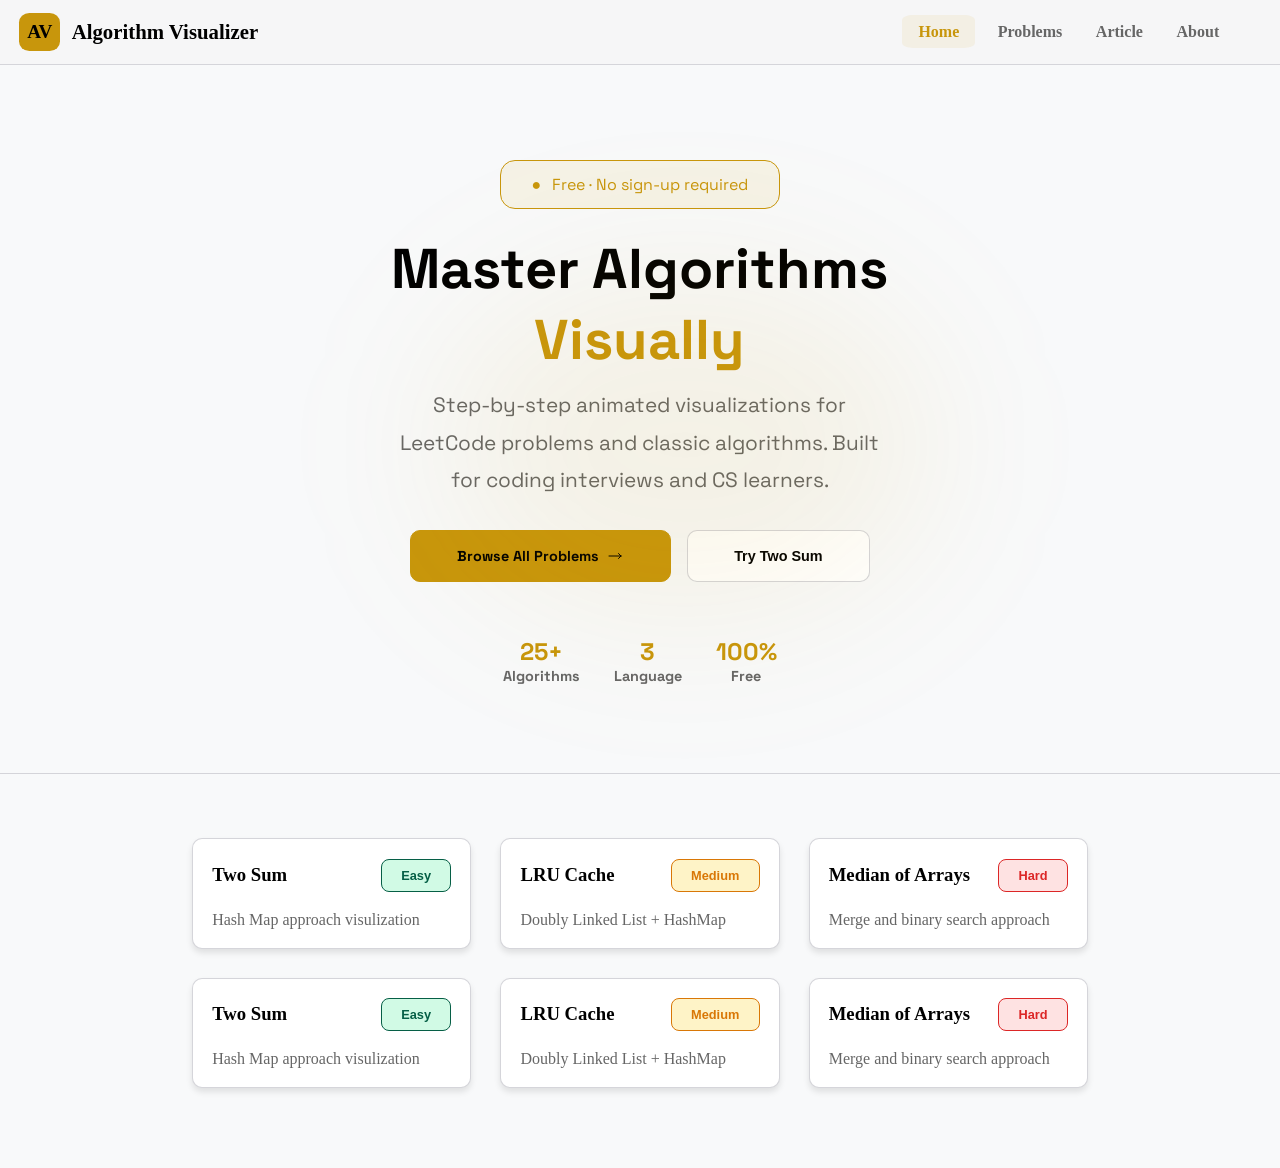
<file: index.html>
<!DOCTYPE html>
<html lang="en">

<head>
    <meta charset="UTF-8">
    <meta name="viewport" content="width=device-width, initial-scale=1.0">
    <title>Algo-vis</title>
    <!-- google font here -->
    <link rel="preconnect" href="https://fonts.googleapis.com">
    <link rel="preconnect" href="https://fonts.gstatic.com" crossorigin>
    <link href="https://fonts.googleapis.com/css2?family=Space+Grotesk:wght@300..700&display=swap" rel="stylesheet">
    <!-- css link here -->
    <link rel="stylesheet" href="./common_style/header.css">
    <link rel="stylesheet" href="style.css">
</head>

<body>

    <div id="header-placeholder"></div>

    <main>

        <div class="overlay-menu">
            <ul>
                <li><a href="">Home</a></li>
                <li><a href="">Problems</a></li>
                <li><a href="">Article</a></li>
                <li> <a href="">Menu</a></li>
            </ul>

        </div>

        <section class="hero-section">
            <div class="hero-container">
                <div class="hero-contain">
                    <ul>
                        <li><span>●</span>Free · No sign-up required</li>
                    </ul>

                    <div class="shadow"></div>
                    <div class="hero-main">

                        <div class="hero-details">
                            <h1>Master Algorithms <span>Visually</span></h1>

                            <p>Step-by-step animated visualizations for LeetCode problems and classic
                                algorithms. Built for
                                coding interviews and CS learners.</p>
                        </div>

                        <div class="btn-group">
                            <a href="./problem_page/problem.html" class="primary-btn btn">
                                Browse All Problems
                                <span>
                                    <svg xmlns="http://www.w3.org/2000/svg" fill="none" viewBox="0 0 24 24"
                                        stroke-width="1.5" stroke="currentColor" class="size-6">
                                        <path stroke-linecap="round" stroke-linejoin="round"
                                            d="M17.25 8.25 21 12m0 0-3.75 3.75M21 12H3" />
                                    </svg>
                                </span>
                            </a>
                            <button class="secondary-btn btn">Try Two Sum</button>
                        </div>

                        <div class="hero-feature">
                            <div class="problem">
                                <p class="stat-count space-grotesk">25+</p>
                                <p>Algorithms</p>
                            </div>

                            <div class="language">
                                <p class="stat-language">3</p>
                                <p>Language</p>
                            </div>

                            <div class="stat-badge">
                                <p class="stat-number">100%</p>
                                <p>Free</p>
                            </div>
                        </div>

                    </div>
                </div>
            </div>
        </section>



        <div id="problem-card-placeholder"></div>


    </main>
    <script src="./common_style/header.js"></script>
    <script src="./index.js"></script>
</body>

</html>
</file>
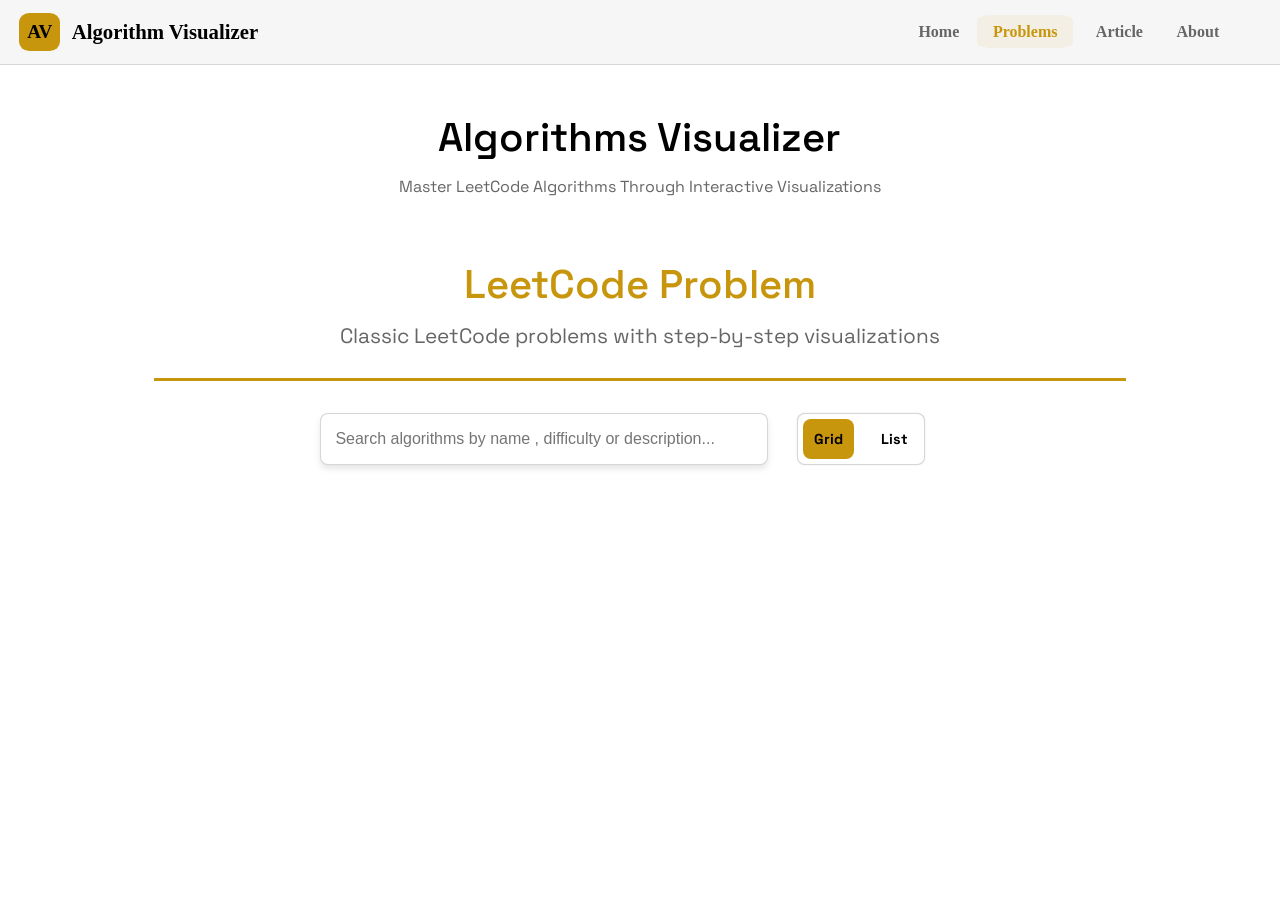
<file: problem_page/problem.html>
<!DOCTYPE html>
<html lang="en">
<head>
    <meta charset="UTF-8">
    <meta name="viewport" content="width=device-width, initial-scale=1.0">
    <title>Problem</title>
     <!-- google font here -->
    <link rel="preconnect" href="https://fonts.googleapis.com">
    <link rel="preconnect" href="https://fonts.gstatic.com" crossorigin>
    <!-- css link -->
    <link href="https://fonts.googleapis.com/css2?family=Space+Grotesk:wght@300..700&display=swap" rel="stylesheet">
    <link rel="stylesheet" href="../common_style/header.css">
    <link rel="stylesheet" href="./problem.css">
</head>
<body>
    <div id="header-placeholder"></div>
    <main class="space-grotesk">
        <section class="hero-section">
           <div class="hero-container">
                <div class="hero-contain">
                     <div class="hero-title">
                        <h1>Algorithms Visualizer</h1>
                        <p>Master LeetCode Algorithms Through Interactive Visualizations</p>
                     </div>

                     <div class="hero-problem">
                        <h1>LeetCode Problem</h1>
                        <p>Classic LeetCode problems with step-by-step visualizations</p>
                     </div>
                </div>
           </div>
            
        </section>

        <section class="problem-search-section user-select-none">
            <input type="text" placeholder="Search algorithms by name , difficulty or description...">
            <div class="grid-list user-select-none">
                <p id="grid" class="grid-list-active">grid</p>
                <p id="list">list</p>
            </div>
        </section>


        <section class="grid-leetcode-problem-list">
            
        </section>
    </main>
 
    <script src="./leetcode_problem.js"></script>
    <script src="../common_style/header.js"></script>
    <script src="./problem.js"></script>
</body>
</html>
</file>
<file: common_style/header.css>
:root{
   --main-font: 'Space Grotesk', sans-serif;
    --header-color: #F5F5F7E6;
    --primary-color:#C8960C;
    --primary-background-color:rgba(200, 150, 12, 0.08);
    --secondary-text-color: #666666;
    --white-background-color:#FFFFFF;
    --black-color:#000000;
    --bottom-border:#D1D1D6E6;
    
}
*{
    padding: 0;
    margin: 0;
    box-sizing: border-box;
}
svg{
   width: 1rem;
   height: 1rem;
   flex-shrink: 0;
}
 header{
    background-color: var(--header-color);
    padding: .8rem 0.2rem;
    border-bottom:1px solid var(--bottom-border);
    position: fixed;
    top: 0;
    left: 0;
    width: 100%;
 }

 nav{
    display: flex;
    justify-content: space-between;
    align-items: center;
    padding: 0rem 1rem;
 }
 .logo-section{
    display: flex;
    align-items: center;
    gap: .7rem;
 }
 .logo{
      font-size: 1.2rem;
      font-weight: 800;
      background-color: var(--primary-color);
      padding: .5rem;
      display: flex;
      justify-content: center;
      align-items: center;
      border-radius: 25%;
 }
 .logo-section span{
    font-size: 1.3rem;
    font-weight: 700;
 }
 .navbar-action ul{
    display: flex;
    gap: .1rem;
    align-items: center;
    margin-right: 1.5rem;
 }
 .navbar-action li{
   list-style-type: none;
 }
 .navbar-action ul li a{
    text-decoration: none;
    font-size: 1rem;
    font-weight: 800;
    color: var(--secondary-text-color);
 }


 .navbar-action-design{
    padding: 0.5rem 1rem;
    border-radius: 15%;
 }
  .navbar-action-design:hover{
     background-color:rgba(209, 209, 214, 25%);
  }

  #dark{
    display: flex;
    align-items: center;
    gap: .3rem;
    border: 1px solid var(--bottom-border);
    padding: .5rem 1rem;
    border-radius: 15%;
   cursor: pointer;
  }

#dark:hover{
background-color: rgba(200, 150, 12, 10%);
color: var(--primary-color);
border: 1px solid var(--primary-color);
}
#hambergur-icon{
   display: flex;
   margin-left: .3rem;
   border: 1px solid #D1D1D6E6;
   border-radius: 15%;
   display: none;  
   padding: .3rem .5rem;
   cursor: pointer;
    color: var(--secondary-text-color);
}

@media (max-width: 480px) {
     nav{
      padding: 0rem 0.6rem;
   }
   .logo-section{
      gap: .5rem;
   }
   .logo{
      padding: .3rem;
      font-size: .9rem;
     
   }
   .logo-section span{
      font-size: 1rem;
   }
   .navbar-action ul{
      margin-right: 0rem;
   }
   #home{
      display: none;
   }
   .navbar-action-design{
      display: none;
   }
   #dark{
      padding: .3rem 1rem;
   }
  #hambergur-icon{
   display: block;
   display: flex;
   justify-content: center;
   align-items: center;
   
  }

}
</file>
<file: style.css>
:root{
   --easy-problem-background-color:#d1fae5;
    --easy-problem-text-color:#065f46;
    --medium-problem--background-color:#fef3c7;
    --medium-problem-text-color:#d97706;
    --hard-problem-background-color:#fee2e2;
    --hard-problem-text-color:#dc2626;
}
.space-grotesk{
  font-family: "Space Grotesk", sans-serif;
  font-optical-sizing: auto;
}



a{
   text-decoration: none;
}

body {
    background-color: #f8f9fa; 
}
/* main */
.overlay-menu{
   display: none;
}

 #home{
    background-color: var(--primary-background-color);
    padding: .5rem 1rem;
    border-radius: 15%;
    color: var(--primary-color);
    margin-right: .3rem;
 }
/* hero section */

.hero-section{
   width: 100%;
   height: auto;
   display: flex;
   justify-content: center;
   padding-bottom: 4rem;
   border-bottom:1px solid var(--bottom-border);
}
 .hero-container{
   width: 80%;
   display: flex;
   justify-content: center;
   font-family: var(--main-font);
}

.hero-container ul {
   text-align: center;
   list-style-position: inside;
}

.hero-container ul li{
   display: inline-flex;
   justify-content: center;
   gap: .7rem;
   font-size: 1rem;
   color: var(--primary-color);
   padding: .8rem 1.9rem;
   border-radius: 15px;
   background-color: var(--primary-background-color);
   border: 1px solid #C8960C;
}

/* hero contain */
.hero-contain{
   font-size: 1.6rem;
   width: 60%;
   margin-top: 5rem;
   padding-top: 5rem;
}
.shadow{
   height: 350px;
   width: 500px;
   border-radius: 100%;
   position: absolute;
   left: 34%;
   top: 30%;
   background-color: var(--primary-background-color);
   pointer-events: none;
   filter: blur(80px);
}
.hero-main{
   margin-top: 1.5rem;
   display: flex;
   flex-direction: column;
   justify-content: center;
   gap: 1.9rem;
}
.hero-details{
   display: flex;
   flex-direction: column;
   gap: .8rem;
}
.hero-main .hero-details h1{
   font-size: 3.5rem;
    font-weight: 800;
    text-align: center;
}
.hero-main span{
   color: var(--primary-color);
}
.hero-main .hero-details p{
   font-size: 1.3rem;
   width: 80%;
   margin: auto;
   text-align: center;
   line-height: 1.8;
   color: var(--secondary-text-color);
   
}
.btn-group{
   display: flex;
   justify-content: center;
   gap: 1rem;
}
.btn{
   padding: 1rem 2.9rem;
   font-size: .9rem;
   border-radius: 10px;
   color:var(--black-color);
   display: flex;
   justify-content: center;
   align-items: center;
   cursor: pointer;
}
.primary-btn{
   background-color: var(--primary-color);
   border:1px solid var(--primary-color);
   font-weight:  800;
   display: flex;
   align-items: center;
   gap: .5rem;
}
.primary-btn span{
   display: inline-flex;
}
.primary-btn span svg,.primary-btn a{
   color: black;
}
.secondary-btn{
   font-weight: 550;
   border:1px solid var(--bottom-border);
   background-color: white;
   transition: all 0.25s cubic-bezier(0.4, 0, 0.2, 1);
}

.secondary-btn:hover{
   border: 1px solid var(--primary-color);
   color: var(--primary-color);
}

/* hero features */

.hero-feature{
   display: flex;
   width: 50%;
   margin: 1.5rem auto;
   justify-content: space-around;
   
}

.problem,.language ,.stat-badge{
   display: flex;
   flex-direction: column;
   align-items: center;
   color: var(--secondary-text-color);
   font-size: .9rem;
   font-weight: 800;
}

.stat-count ,.stat-number ,.stat-language{
   color: var(--primary-color);
   font-size: 1.5rem;
   font-weight: 800;
}

/* problem Section */

.problem-section{
   width: 70%;
   margin: 4rem auto 0rem auto;
   display: grid;
   grid-template-columns: repeat(3,1fr);
   margin-bottom: 5rem;
   gap: 1.8rem;
}

.card-problem {
    background-color: #ffffff;
    border:1px solid var(--bottom-border);
    border-radius:10px ;
    box-shadow: 0 4px 6px rgba(0,0,0,0.1);
    padding: 1.2rem;
    display: flex;
    flex-direction: column;
    gap: 1.2rem;
}

.problem-name{
   display: flex;
   justify-content: space-between;
   align-items: center;
}

.card-problem  .btn{
   padding: .5rem 1.2rem;
   border-radius: 8px;
   font-size: .8rem;
   font-weight: 700;
}

.problem-details{
   color:var(--secondary-text-color);
}

.easy{
   background-color: var( --easy-problem-background-color);/* খুব হালকা সবুজ ব্যাকগ্রাউন্ড */
   color: var(--easy-problem-text-color);
   border: 1px solid var(--easy-problem-text-color);
}

.medium{
   background-color: var( --medium-problem--background-color);
   color: var( --medium-problem-text-color);
   border: 1px solid var(--medium-problem-text-color);
   
}

.hard{
   background-color: var(--hard-problem-background-color);
   color: var(--hard-problem-text-color);
   border: 1px solid var(--hard-problem-text-color);

}
/* for mobile device */

@media(max-width:480px){
  
  /* overlay menue */ 
  /* for now off the display the slider */
  .overlay-menu{
   display: block;
   display: none;
   background-color: var(--white-background-color);
   box-shadow: 0px 4px 3px rgba(0,0,0,0.1);
   padding: 1rem .5rem 0.2rem .5rem;
  }
  .overlay-menu ul{
   display: flex;
   flex-direction: column;
   gap: .5rem;
   padding: .3rem .8rem;
   
  }
  .overlay-menu ul li{
   text-decoration: none;
   font-size: 1.2rem;
   font-weight: 400;
   padding: 1rem 0rem 1rem 1rem;
   list-style-type: none;
   background-color: var(--primary-background-color);
   border-radius: 10px;
   color: var(--primary-color); /* when i use the active class */
  }
  .overlay-menu ul li a{
   color: var(--black-color);
  }

  /* hero section  */
  .hero-section{
   height: auto; 
   margin-bottom: 0rem;
}
  .hero-container{
   margin-top: 0;
   width: 90%;
  }
  .hero-container ul li{
   font-size: .8rem;
  }
   .hero-contain{
      width: 100%;
      margin-top: 2rem;
     
   }
   .hero-main .hero-details h1{
      font-size: 2.2rem;
   }
   .shadow{
      height: 200px;
      width: 300px;
      background-color: var(--primary-background-color);
      border-radius: 100%;
      position: absolute;
      top: 35%;
      left: 15%;
      filter: blur(25px);
   }
   .hero-main .hero-details p{
      width: 90%;
      font-size: 1.1rem;
      
   }
   .btn-group{
      flex-direction: column;
   }
   .btn{
      padding: 1rem 1.5rem;
      margin: auto;
      font-weight: 700;
   }
.primary-btn{

   width: 60%;
}
   .secondary-btn{
      width: 40%;
      margin-top: .5rem;
   }

   .hero-feature{
      width: 85%;
      margin-top: 1rem auto;
   }

   .problem,.language ,.stat-badge{
      font-size: .7rem;
   }

   /* problem card */
   .problem-section{
   width: 90%;
   grid-template-columns: repeat(1,auto);
   
}
.problem-name{
   display: flex;
   justify-content: space-between;
   align-items: center;
   
}

.card-problem  .btn{
   padding: .5rem 1.2rem;
   border-radius: 8px;
   font-size: .8rem;
   margin: 0;
}


}
</file>
<file: problem_page/problem.css>
.space-grotesk {
  font-family: "Space Grotesk", sans-serif;
  font-optical-sizing: auto;
}
 #problem{
    background-color: var(--primary-background-color);
    padding: .5rem 1rem;
    border-radius: 15%;
    color: var(--primary-color);
    margin-right: .3rem;
 }
.user-select-none {
  user-select: none;
}
.hero-section {
  width: 80%;
  margin: 7rem auto 0rem auto;
  display: flex;
  justify-content: center;
}
.hero-container {
  width: 95%;
  border-bottom: 3px solid var(--primary-color);
  padding-bottom: 1.8rem;
}
.hero-contain {
  display: flex;
  flex-direction: column;
  gap: 3.9rem;
}

.hero-title,
.hero-problem {
  display: flex;
  flex-direction: column;
  gap: 0.8rem;
}

.hero-section h1 {
  font-size: 2.5rem;
  font-weight: 550;
  text-align: center;
}

.hero-section .hero-contain .hero-title p {
  color: var(--secondary-text-color);
  text-align: center;
}

.hero-problem h1 {
  color: var(--primary-color);
  font-size: 2.5rem;
  font-weight: 550;
}

.hero-problem p {
  text-align: center;
  color: var(--secondary-text-color);
  font-size: 1.3rem;
}

.problem-search-section {
  display: flex;
  width: 50%;
  margin: 2rem auto 0rem auto;
  gap: 1.8rem;
  align-content: center;
}
.problem-search-section input {
  width: 70%;
  padding: 0rem 0.9rem;
  font-size: 1rem;
  color: var(--secondary-text-color);
  border-radius: 8px;
  border: 1px solid var(--bottom-border);
  background-color: #ffffff;
  box-shadow: 0 4px 6px rgba(0, 0, 0, 0.1);
  
}

input:focus {
  border: 2px solid var(--primary-color);
  outline: none;
}

.grid-list {
  display: flex;
  align-items: center;
  gap: 1rem;
  color: var(--secondary-text-color);
  border-radius: 8px;
  border: 1px solid var(--bottom-border);
  background-color: #ffffff;
  box-shadow: 0 0px 2px rgba(0, 0, 0, 0.1);
  padding: 0.3rem 0.3rem;
}
.grid-list p {
  padding: 0.7rem 0.7rem;
  font-size: 0.9rem;
  text-transform: capitalize;
  color: black;
  font-weight: 700;
  cursor: pointer;
}
.grid-list-active {
  background-color: var(--primary-color);
  border-radius: 8px;
}

@media (max-width: 480px) {
  .hero-section {
    margin: 6rem auto 0rem auto;
  }
  .hero-contain {
    gap: 2.5rem;
  }
  .hero-section h1 {
    font-size: 1.7rem;
  }

  .hero-problem p {
    font-size: 1rem;
  }
  .grid-list{
    display: none;
  }
.problem-search-section {
    width: 80%;
    margin: 1.5rem auto 0rem auto;
}
  .problem-search-section input{
    width: 100%;
    margin: auto;
    padding: 1rem 0.9rem;
  }
  .grid-leetcode-problem-list{
    width: 95%;
    margin: auto;
  }
}
</file>
